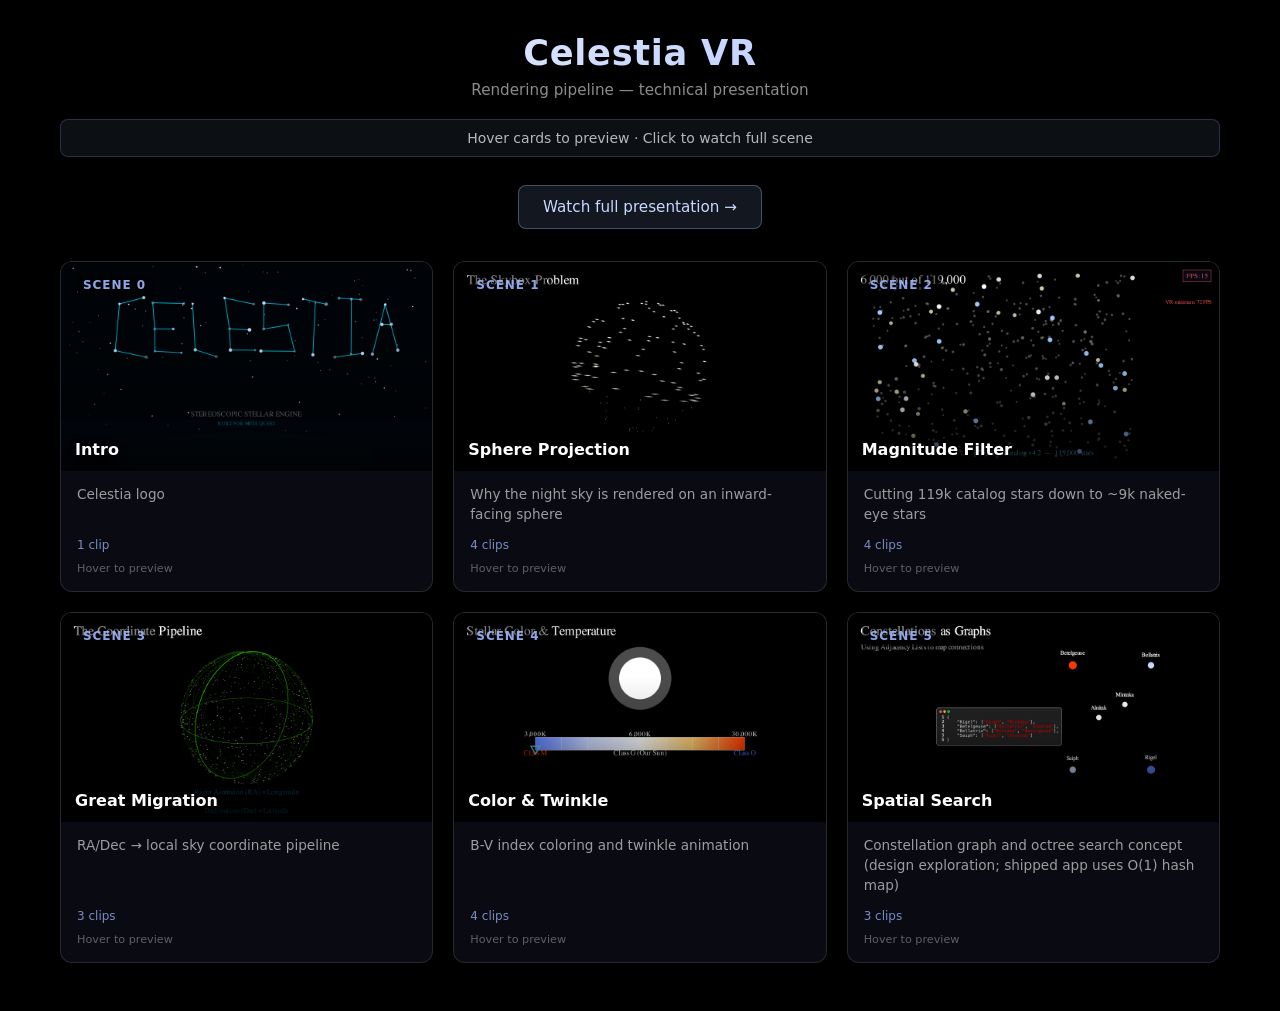
<file: index.html>
<!DOCTYPE html>
<html lang="en">
<head>
  <!-- Entry point: Celestia VR technical presentation homepage -->
  <meta charset="UTF-8">
  <meta name="viewport" content="width=device-width, initial-scale=1">
  <title>Celestia VR — Rendering Pipeline</title>
  <meta name="description" content="Interactive overview of the CelestiaVR rendering pipeline — 6 Manim scenes on sphere projection, star filtering, coordinates, color, and search.">
  <meta property="og:type" content="website">
  <meta property="og:title" content="Celestia VR — Rendering Pipeline">
  <meta property="og:description" content="Jump to any topic in the CelestiaVR technical presentation — GPU star field rendering for Meta Quest 3.">
  <meta property="og:image" content="https://rdx-rajat-savdekar.github.io/Celestia_Presentation/posters/scene0.jpg">
  <meta property="og:url" content="https://rdx-rajat-savdekar.github.io/Celestia_Presentation/">
  <meta name="twitter:card" content="summary_large_image">
  <link rel="icon" href="favicon.svg" type="image/svg+xml">
  <link rel="apple-touch-icon" href="posters/scene0.jpg">
  <link rel="stylesheet" href="css/style.css">
</head>
<body>

  <main class="home">
    <header class="home-header">
      <h1>Celestia VR</h1>
      <p class="subtitle">Rendering pipeline — technical presentation</p>
    </header>

    <div class="hint-banner" role="note">
      <span class="hint-desktop">Hover cards to preview · Click to watch full scene</span>
      <span class="hint-touch">Tap a scene to watch</span>
    </div>

    <div class="full-deck-cta">
      <a href="deck.html?full=1&amp;autoplay=1">Watch full presentation →</a>
    </div>

    <div class="scene-grid" id="sceneGrid"></div>
  </main>

  <script src="js/manifest.js"></script>
  <script src="js/home.js"></script>
</body>
</html>
</file>
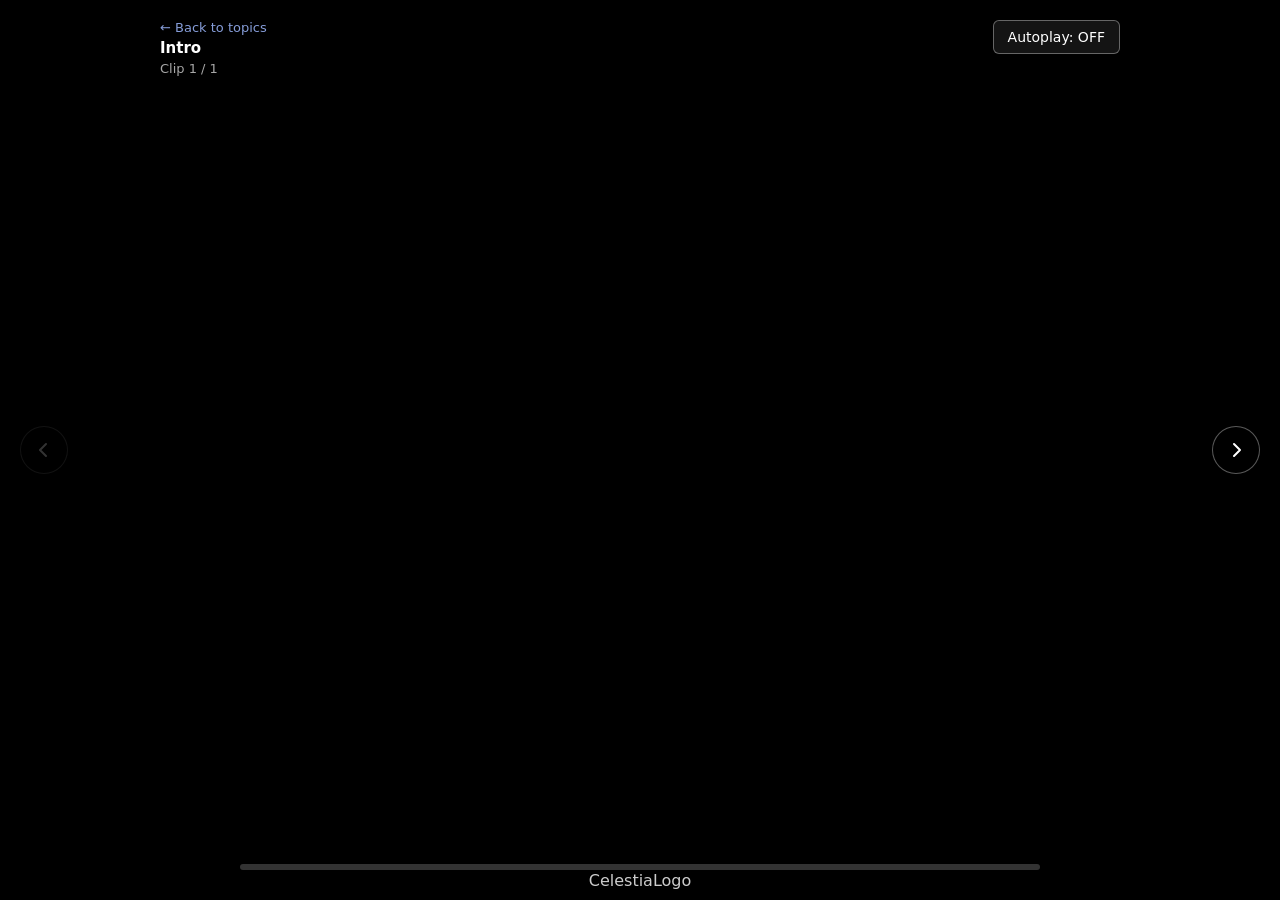
<file: deck.html>
<!DOCTYPE html>
<html lang="en">
<head>
  <meta charset="UTF-8">
  <meta name="viewport" content="width=device-width, initial-scale=1">
  <title>Celestia — Presentation</title>
  <meta name="description" content="Manim animated explainer of the CelestiaVR rendering pipeline for Quest 3 stargazing.">
  <meta property="og:type" content="website">
  <meta property="og:title" content="Celestia VR — Rendering Pipeline">
  <meta property="og:description" content="Technical presentation: sphere projection, magnitude filtering, coordinate transforms, B-V coloring, and spatial search.">
  <meta property="og:image" content="https://rdx-rajat-savdekar.github.io/Celestia_Presentation/posters/scene0.jpg">
  <meta property="og:url" content="https://rdx-rajat-savdekar.github.io/Celestia_Presentation/deck.html">
  <meta name="twitter:card" content="summary_large_image">
  <link rel="icon" href="favicon.svg" type="image/svg+xml">
  <link rel="apple-touch-icon" href="posters/scene0.jpg">
  <link rel="stylesheet" href="css/style.css">
</head>
<body class="deck-body">

  <video id="player" muted playsinline></video>

  <button type="button" class="deck-nav deck-nav-prev" id="prevBtn" aria-label="Previous clip">
    <svg viewBox="0 0 24 24" aria-hidden="true"><polyline points="14,6 8,12 14,18"/></svg>
  </button>
  <button type="button" class="deck-nav deck-nav-next" id="nextBtn" aria-label="Next clip">
    <svg viewBox="0 0 24 24" aria-hidden="true"><polyline points="10,6 16,12 10,18"/></svg>
  </button>

  <div class="deck-top-bar">
    <div class="deck-top-left">
      <a class="back-link" href="index.html">← Back to topics</a>
      <div class="scene-title" id="sceneTitle"></div>
      <div class="clip-counter" id="clipCounter"></div>
    </div>
    <div class="deck-top-right">
      <button id="autoplayBtn" type="button">Autoplay: OFF</button>
    </div>
  </div>

  <div class="deck-controls">
    <div class="progress-container">
      <div class="progress" id="progress"></div>
    </div>
  </div>

  <div class="deck-bottom-label" id="bottomLabel"></div>

  <script src="js/manifest.js"></script>
  <script src="js/deck.js"></script>
</body>
</html>
</file>
<file: css/style.css>
/* Shared dark theme for Celestia presentation */

*,
*::before,
*::after {
  box-sizing: border-box;
}

body {
  margin: 0;
  background: #000;
  color: #e8e8f0;
  font-family: "Segoe UI", system-ui, -apple-system, sans-serif;
  min-height: 100vh;
}

a {
  color: #9eb8ff;
  text-decoration: none;
}

a:hover {
  text-decoration: underline;
}

button {
  background: rgba(255, 255, 255, 0.08);
  color: #fff;
  border: 1px solid rgba(255, 255, 255, 0.35);
  padding: 8px 14px;
  border-radius: 6px;
  cursor: pointer;
  font-size: 14px;
  font-family: inherit;
  transition: background 0.15s ease;
}

button:hover {
  background: rgba(255, 255, 255, 0.16);
}

/* ── Homepage ── */

.home {
  max-width: 1200px;
  margin: 0 auto;
  padding: 32px 20px 48px;
}

.home-header {
  text-align: center;
  margin-bottom: 12px;
}

.home-header h1 {
  margin: 0 0 8px;
  font-size: clamp(1.5rem, 4vw, 2.2rem);
  font-weight: 600;
  letter-spacing: 0.02em;
  background: linear-gradient(135deg, #fff 0%, #9eb8ff 100%);
  -webkit-background-clip: text;
  -webkit-text-fill-color: transparent;
  background-clip: text;
}

.home-header .subtitle {
  margin: 0;
  color: rgba(255, 255, 255, 0.55);
  font-size: 0.95rem;
}

.hint-banner {
  text-align: center;
  margin: 20px 0 28px;
  padding: 10px 16px;
  background: rgba(158, 184, 255, 0.08);
  border: 1px solid rgba(158, 184, 255, 0.2);
  border-radius: 8px;
  font-size: 0.875rem;
  color: rgba(255, 255, 255, 0.7);
}

.hint-banner .hint-desktop {
  display: inline;
}

.hint-banner .hint-touch {
  display: none;
}

@media (hover: none) {
  .hint-banner .hint-desktop {
    display: none;
  }

  .hint-banner .hint-touch {
    display: inline;
  }
}

@media (prefers-reduced-motion: reduce) {
  .hint-banner .hint-desktop {
    display: none;
  }

  .hint-banner .hint-touch {
    display: inline;
  }
}

.full-deck-cta {
  display: flex;
  justify-content: center;
  margin-bottom: 32px;
}

.full-deck-cta a {
  display: inline-block;
  padding: 12px 24px;
  background: rgba(158, 184, 255, 0.12);
  border: 1px solid rgba(158, 184, 255, 0.35);
  border-radius: 8px;
  color: #c8d8ff;
  font-size: 0.95rem;
  text-decoration: none;
  transition: background 0.15s ease;
}

.full-deck-cta a:hover {
  background: rgba(158, 184, 255, 0.22);
  text-decoration: none;
}

.scene-grid {
  display: grid;
  grid-template-columns: repeat(auto-fill, minmax(280px, 1fr));
  gap: 20px;
}

.scene-card {
  position: relative;
  display: flex;
  flex-direction: column;
  border-radius: 12px;
  overflow: hidden;
  border: 1px solid rgba(255, 255, 255, 0.12);
  background: #0a0a12;
  cursor: pointer;
  text-decoration: none;
  color: inherit;
  transition: border-color 0.2s ease, transform 0.2s ease, box-shadow 0.2s ease;
}

.scene-card:hover,
.scene-card:focus-visible {
  border-color: rgba(158, 184, 255, 0.45);
  transform: translateY(-2px);
  box-shadow: 0 8px 32px rgba(0, 0, 0, 0.5);
  text-decoration: none;
  outline: none;
}

.scene-card:focus-visible {
  box-shadow: 0 0 0 2px rgba(158, 184, 255, 0.5);
}

.scene-thumb {
  position: relative;
  aspect-ratio: 16 / 9;
  background: #0a0a12;
  overflow: hidden;
}

.scene-thumb::after {
  content: "";
  position: absolute;
  inset: 0;
  background: linear-gradient(
    to top,
    rgba(0, 0, 0, 0.75) 0%,
    rgba(0, 0, 0, 0.15) 45%,
    transparent 70%
  );
  pointer-events: none;
  z-index: 1;
}

.scene-thumb-num {
  position: absolute;
  top: 12px;
  left: 14px;
  z-index: 2;
  font-size: 0.75rem;
  font-weight: 600;
  letter-spacing: 0.08em;
  text-transform: uppercase;
  color: rgba(158, 184, 255, 0.9);
  background: rgba(0, 0, 0, 0.45);
  padding: 4px 8px;
  border-radius: 4px;
}

.scene-thumb-title {
  position: absolute;
  bottom: 12px;
  left: 14px;
  right: 14px;
  z-index: 2;
  font-size: 1rem;
  font-weight: 600;
  color: #fff;
  text-shadow: 0 1px 8px rgba(0, 0, 0, 0.8);
}

.scene-poster,
.scene-thumb video {
  position: absolute;
  inset: 0;
  width: 100%;
  height: 100%;
  object-fit: cover;
  z-index: 0;
}

.scene-poster {
  transition: opacity 0.25s ease;
}

.scene-thumb video {
  opacity: 0;
  transition: opacity 0.25s ease;
}

.scene-card.is-previewing .scene-poster {
  opacity: 0;
}

.scene-card.is-previewing .scene-thumb video {
  opacity: 1;
}

.scene-body {
  padding: 14px 16px 16px;
  flex: 1;
  display: flex;
  flex-direction: column;
  gap: 6px;
}

.scene-body p {
  margin: 0;
  font-size: 0.85rem;
  line-height: 1.45;
  color: rgba(255, 255, 255, 0.6);
}

.scene-meta {
  margin-top: auto;
  padding-top: 8px;
  font-size: 0.75rem;
  color: rgba(158, 184, 255, 0.75);
}

.card-action-hint {
  font-size: 0.7rem;
  color: rgba(255, 255, 255, 0.35);
  margin-top: 4px;
}

@media (hover: none) {
  .card-action-hint .hint-hover {
    display: none;
  }
}

@media (hover: hover) {
  .card-action-hint .hint-tap {
    display: none;
  }
}

@media (prefers-reduced-motion: reduce) {
  .card-action-hint .hint-hover {
    display: none;
  }

  .card-action-hint .hint-tap {
    display: inline;
  }
}

/* ── Deck player ── */

.deck-body {
  display: flex;
  justify-content: center;
  align-items: center;
  height: 100vh;
  overflow: hidden;
}

.deck-body video {
  width: 90%;
  max-height: 90vh;
}

.deck-nav {
  position: absolute;
  top: 50%;
  transform: translateY(-50%);
  z-index: 10;
  width: 44px;
  height: 44px;
  padding: 0;
  border-radius: 50%;
  border: 1px solid rgba(255, 255, 255, 0.35);
  background: rgba(0, 0, 0, 0.45);
  color: #fff;
  display: flex;
  align-items: center;
  justify-content: center;
  cursor: pointer;
  -webkit-tap-highlight-color: transparent;
  transition: background 0.15s ease, border-color 0.15s ease;
}

.deck-nav svg {
  width: 22px;
  height: 22px;
  display: block;
  fill: none;
  stroke: currentColor;
  stroke-width: 2;
  stroke-linecap: round;
  stroke-linejoin: round;
}

.deck-nav:hover:not(:disabled) {
  background: rgba(255, 255, 255, 0.18);
  border-color: rgba(255, 255, 255, 0.6);
}

.deck-nav:active:not(:disabled) {
  background: rgba(255, 255, 255, 0.28);
}

.deck-nav:disabled {
  opacity: 0.2;
  cursor: default;
}

.deck-nav-prev {
  left: max(8px, env(safe-area-inset-left));
}

.deck-nav-next {
  right: max(8px, env(safe-area-inset-right));
}

@media (min-width: 768px) {
  .deck-nav {
    width: 48px;
    height: 48px;
  }

  .deck-nav svg {
    width: 24px;
    height: 24px;
  }

  .deck-nav-prev {
    left: max(20px, env(safe-area-inset-left));
  }

  .deck-nav-next {
    right: max(20px, env(safe-area-inset-right));
  }
}

.deck-top-bar {
  position: absolute;
  top: 20px;
  left: 50%;
  transform: translateX(-50%);
  width: min(90%, 960px);
  color: #fff;
  font-size: 14px;
  display: flex;
  justify-content: space-between;
  align-items: flex-start;
  gap: 16px;
}

.deck-top-left {
  display: flex;
  flex-direction: column;
  gap: 4px;
}

.deck-top-left .back-link {
  font-size: 13px;
  color: rgba(158, 184, 255, 0.85);
}

.deck-top-left .scene-title {
  font-size: 15px;
  font-weight: 600;
}

.deck-top-left .clip-counter {
  opacity: 0.65;
  font-size: 13px;
}

.deck-top-right {
  display: flex;
  gap: 8px;
  align-items: center;
  flex-shrink: 0;
}

.deck-controls {
  position: absolute;
  bottom: 30px;
  left: 50%;
  transform: translateX(-50%);
  width: min(80%, 800px);
}

.deck-bottom-label {
  position: absolute;
  bottom: 10px;
  left: 50%;
  transform: translateX(-50%);
  color: #fff;
  font-size: 16px;
  opacity: 0.8;
  white-space: nowrap;
  max-width: 90%;
  overflow: hidden;
  text-overflow: ellipsis;
}

.progress-container {
  width: 100%;
  height: 6px;
  background: rgba(255, 255, 255, 0.2);
  border-radius: 3px;
  overflow: hidden;
}

.progress {
  height: 100%;
  width: 0%;
  background: #fff;
  transition: width 0.1s linear;
}

@media (prefers-reduced-motion: reduce) {
  .progress {
    transition: none;
  }

  .scene-card {
    transition: none;
  }
}
</file>
